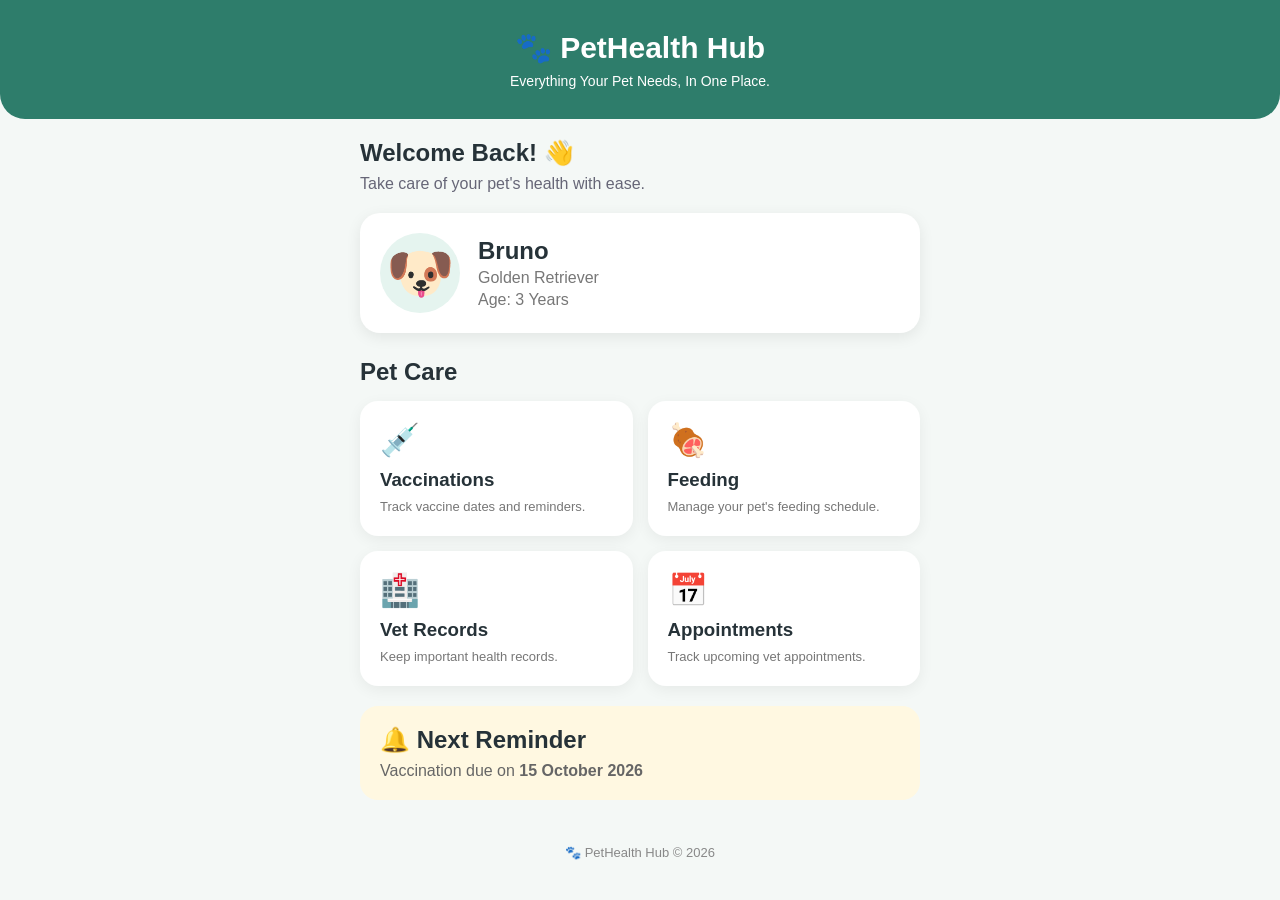
<file: index.html>
<!DOCTYPE html>
<html lang="en">
<head>
    <meta charset="UTF-8">
    <meta name="viewport" content="width=device-width, initial-scale=1.0">

    <title>PetHealth Hub</title>

    <link rel="stylesheet" href="style.css">
</head>

<body>

    <header>
        <h1>🐾 PetHealth Hub</h1>
        <p>Everything Your Pet Needs, In One Place.</p>
    </header>

    <main>

        <section class="welcome">
            <h2>Welcome Back! 👋</h2>
            <p>Take care of your pet's health with ease.</p>
        </section>

       <a href="pet-profile.html" class="feature-link">
    <section class="pet-card">
        <div class="pet-icon">🐶</div>

        <div>
            <h2>Bruno</h2>
            <p>Golden Retriever</p>
            <p>Age: 3 Years</p>
        </div>
    </section>
</a>
        <h2 class="section-title">Pet Care</h2>

        <section class="features">

            <a href="vaccinations.html" class="feature-link">
    <div class="feature-card">
        <div class="icon">💉</div>
        <h3>Vaccinations</h3>
        <p>Track vaccine dates and reminders.</p>
    </div>
            </a>

            
            <a href="feeding.html" class="feature-link">
    <div class="feature-card">
        <div class="icon">🍖</div>
        <h3>Feeding</h3>
        <p>Manage your pet's feeding schedule.</p>
    </div>
</a>
<a href="vet-records.html" class="feature-link">
    <div class="feature-card">
        <div class="icon">🏥</div>
        <h3>Vet Records</h3>
        <p>Keep important health records.</p>
    </div>
</a>
            <a href="appointments.html" class="feature-link">
    <div class="feature-card">
        <div class="icon">📅</div>
        <h3>Appointments</h3>
        <p>Track upcoming vet appointments.</p>
    </div>
</a>
        </section>

        <section class="reminder">
            <h2>🔔 Next Reminder</h2>
            <p>Vaccination due on <strong>15 October 2026</strong></p>
        </section>

    </main>

    <footer>
        <p>🐾 PetHealth Hub © 2026</p>
    </footer>

</body>
</html>
</file>
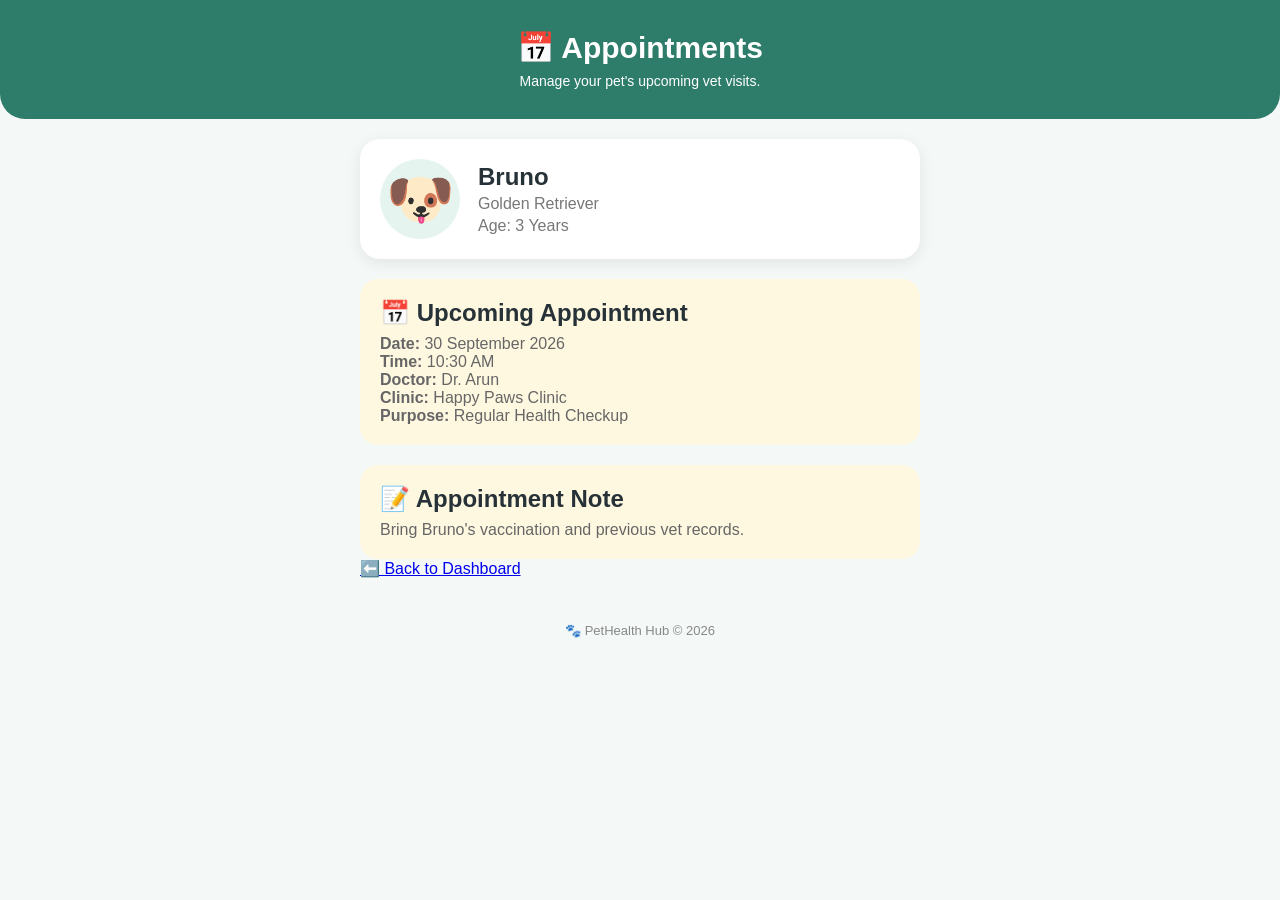
<file: appointments.html>
<!DOCTYPE html>
<html lang="en">
<head>
    <meta charset="UTF-8">
    <meta name="viewport" content="width=device-width, initial-scale=1.0">

    <title>Appointments - PetHealth Hub</title>

    <link rel="stylesheet" href="style.css">
</head>

<body>

<header>
    <h1>📅 Appointments</h1>
    <p>Manage your pet's upcoming vet visits.</p>
</header>

<main>

    <section class="pet-card">
        <div class="pet-icon">🐶</div>

        <div>
            <h2>Bruno</h2>
            <p>Golden Retriever</p>
            <p>Age: 3 Years</p>
        </div>
    </section>

    <section class="reminder">
        <h2>📅 Upcoming Appointment</h2>

        <p><strong>Date:</strong> 30 September 2026</p>
        <p><strong>Time:</strong> 10:30 AM</p>
        <p><strong>Doctor:</strong> Dr. Arun</p>
        <p><strong>Clinic:</strong> Happy Paws Clinic</p>
        <p><strong>Purpose:</strong> Regular Health Checkup</p>
    </section>

    <section class="reminder">
        <h2>📝 Appointment Note</h2>
        <p>Bring Bruno's vaccination and previous vet records.</p>
    </section>

    <a href="index.html">⬅️ Back to Dashboard</a>

</main>

<footer>
    <p>🐾 PetHealth Hub © 2026</p>
</footer>

</body>
</html>
</file>
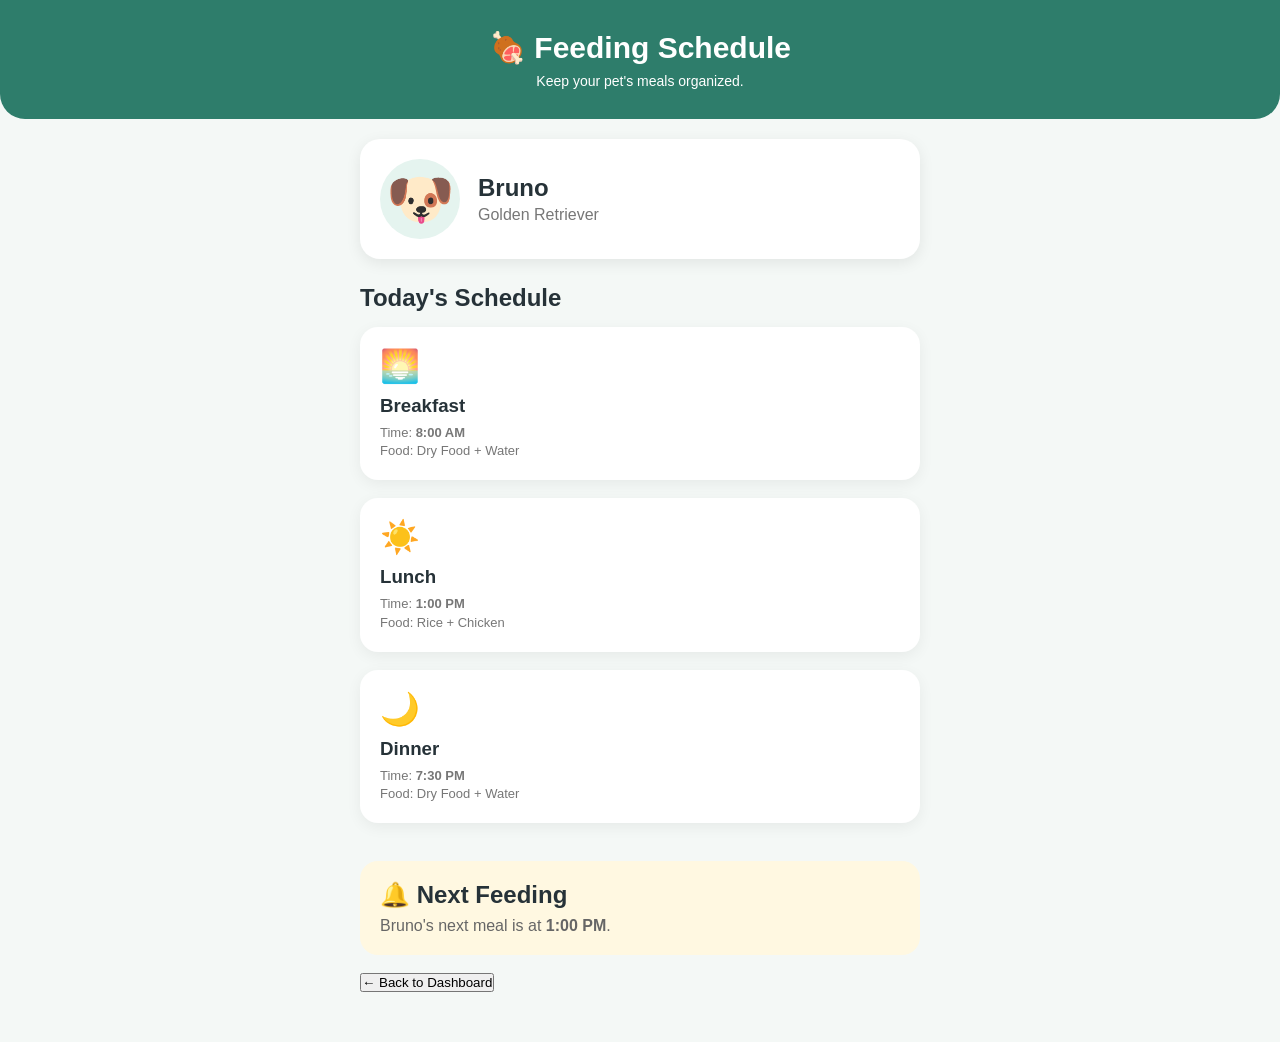
<file: feeding.html>
<!DOCTYPE html>
<html lang="en">
<head>
    <meta charset="UTF-8">
    <meta name="viewport" content="width=device-width, initial-scale=1.0">

    <title>Feeding - PetHealth Hub</title>

    <link rel="stylesheet" href="style.css">
</head>

<body>

    <header>
        <h1>🍖 Feeding Schedule</h1>
        <p>Keep your pet's meals organized.</p>
    </header>

    <main>

        <section class="pet-card">
            <div class="pet-icon">🐶</div>

            <div>
                <h2>Bruno</h2>
                <p>Golden Retriever</p>
            </div>
        </section>

        <h2 class="section-title">Today's Schedule</h2>

        <section class="feature-card">
            <div class="icon">🌅</div>
            <h3>Breakfast</h3>
            <p>Time: <strong>8:00 AM</strong></p>
            <p>Food: Dry Food + Water</p>
        </section>

        <br>

        <section class="feature-card">
            <div class="icon">☀️</div>
            <h3>Lunch</h3>
            <p>Time: <strong>1:00 PM</strong></p>
            <p>Food: Rice + Chicken</p>
        </section>

        <br>

        <section class="feature-card">
            <div class="icon">🌙</div>
            <h3>Dinner</h3>
            <p>Time: <strong>7:30 PM</strong></p>
            <p>Food: Dry Food + Water</p>
        </section>

        <br>

        <section class="reminder">
            <h2>🔔 Next Feeding</h2>
            <p>Bruno's next meal is at <strong>1:00 PM</strong>.</p>
        </section>

        <br>

        <a href="index.html">
            <button>← Back to Dashboard</button>
        </a>

    </main>

</body>
</html>
</file>
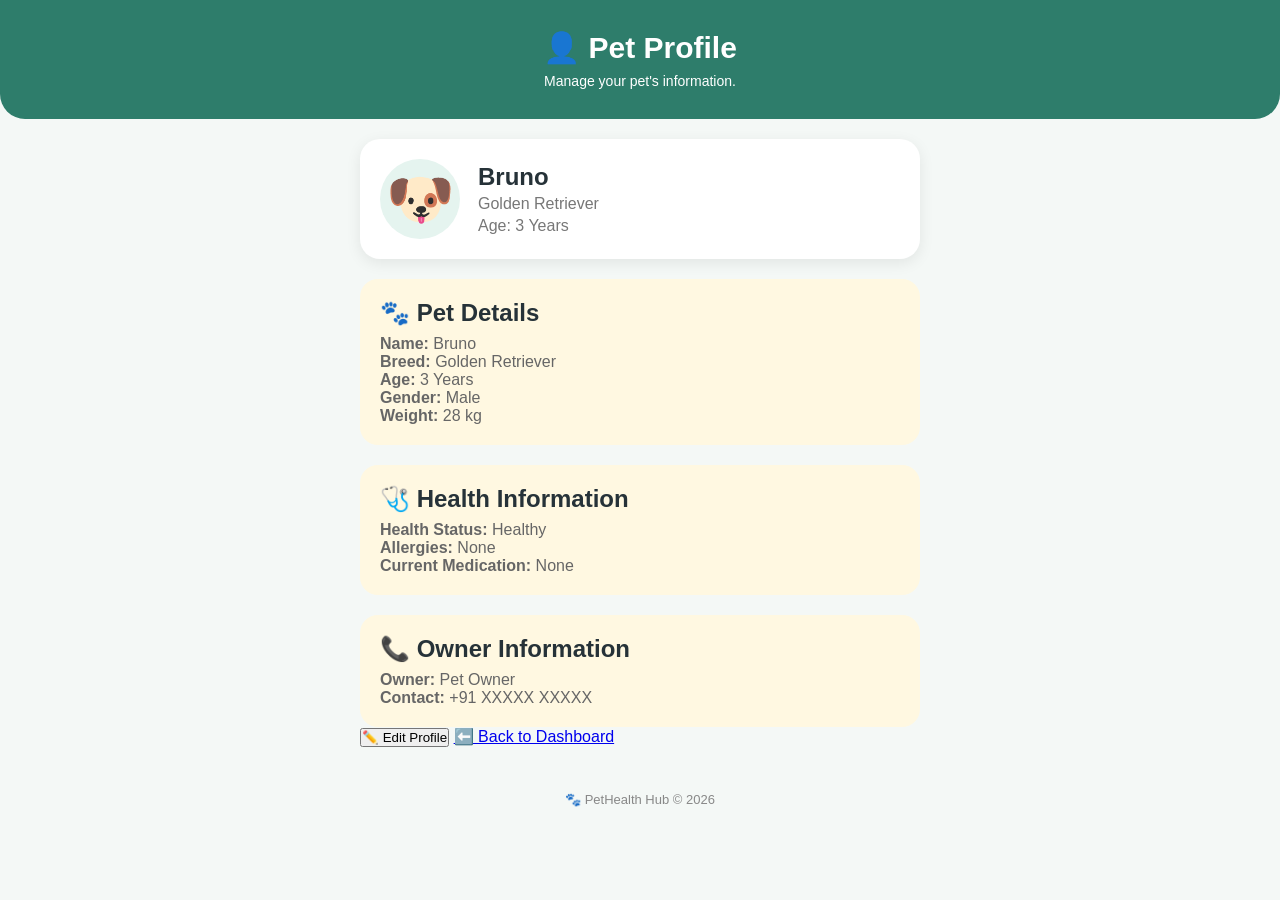
<file: pet-profile.html>
<!DOCTYPE html>
<html lang="en">
<head>
    <meta charset="UTF-8">
    <meta name="viewport" content="width=device-width, initial-scale=1.0">

    <title>Pet Profile - PetHealth Hub</title>

    <link rel="stylesheet" href="style.css">
  <script src="script.js?v=2"></script>
</head>

<body>

<header>
    <h1>👤 Pet Profile</h1>
    <p>Manage your pet's information.</p>
</header>

<main>

    <section class="pet-card">
        <div class="pet-icon">🐶</div>

        <div>
            <h2>Bruno</h2>
            <p>Golden Retriever</p>
            <p>Age: 3 Years</p>
        </div>
    </section>

    <section class="reminder">
        <h2>🐾 Pet Details</h2>

        <p><strong>Name:</strong> Bruno</p>
        <p><strong>Breed:</strong> Golden Retriever</p>
        <p><strong>Age:</strong> 3 Years</p>
        <p><strong>Gender:</strong> Male</p>
        <p><strong>Weight:</strong> 28 kg</p>
    </section>

    <section class="reminder">
        <h2>🩺 Health Information</h2>

        <p><strong>Health Status:</strong> Healthy</p>
        <p><strong>Allergies:</strong> None</p>
        <p><strong>Current Medication:</strong> None</p>
    </section>

    <section class="reminder">
        <h2>📞 Owner Information</h2>

        <p><strong>Owner:</strong> Pet Owner</p>
        <p><strong>Contact:</strong> +91 XXXXX XXXXX</p>
    </section>
<button onclick="editProfile()">✏️ Edit Profile</button>
    <a href="index.html">⬅️ Back to Dashboard</a>

</main>

<footer>
    <p>🐾 PetHealth Hub © 2026</p>
</footer>

</body>
</html>
</file>
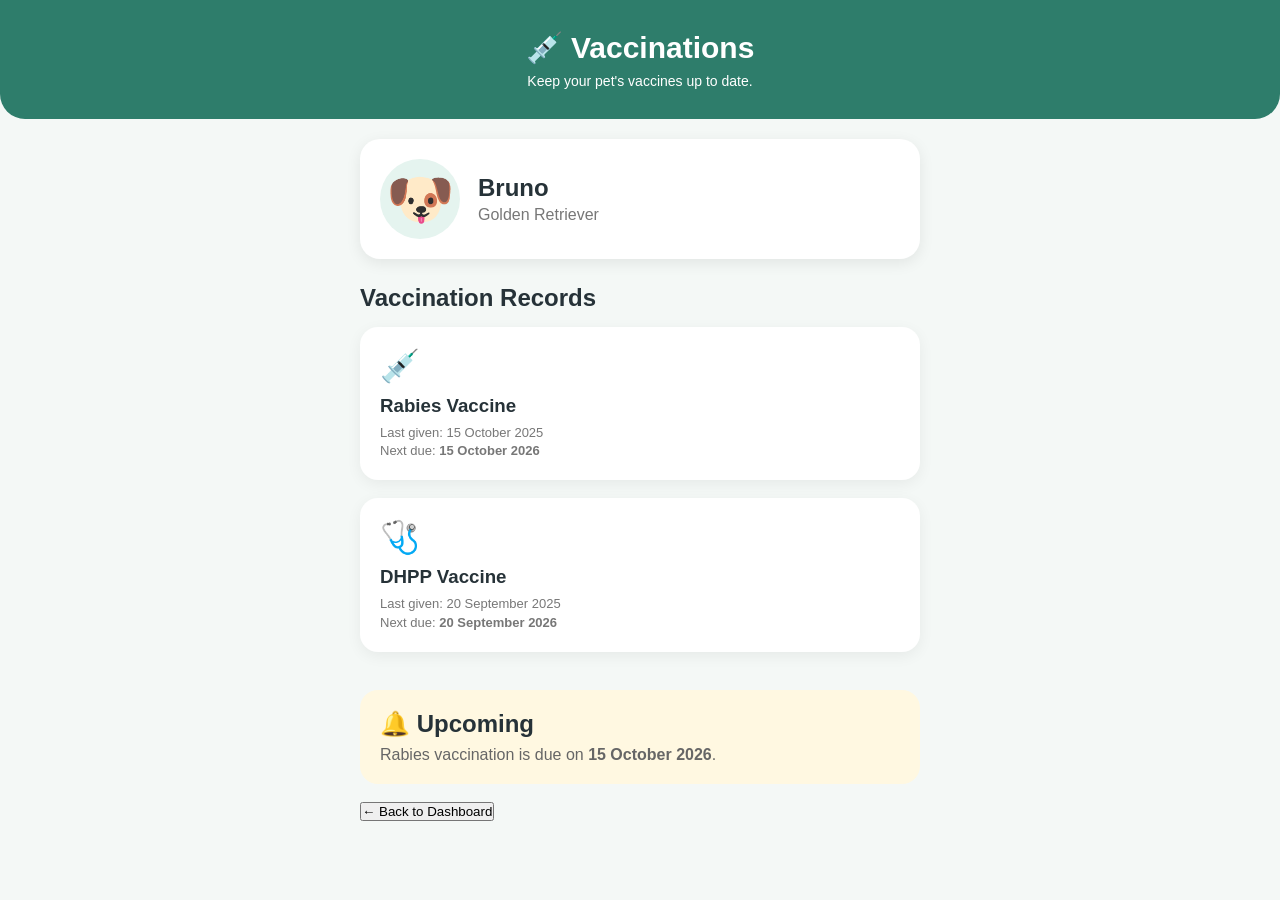
<file: vaccinations.html>
<!DOCTYPE html>
<html lang="en">
<head>
    <meta charset="UTF-8">
    <meta name="viewport" content="width=device-width, initial-scale=1.0">

    <title>Vaccinations - PetHealth Hub</title>

    <link rel="stylesheet" href="style.css">
</head>

<body>

    <header>
        <h1>💉 Vaccinations</h1>
        <p>Keep your pet's vaccines up to date.</p>
    </header>

    <main>

        <section class="pet-card">
            <div class="pet-icon">🐶</div>

            <div>
                <h2>Bruno</h2>
                <p>Golden Retriever</p>
            </div>
        </section>

        <h2 class="section-title">Vaccination Records</h2>

        <section class="feature-card">
            <div class="icon">💉</div>
            <h3>Rabies Vaccine</h3>
            <p>Last given: 15 October 2025</p>
            <p>Next due: <strong>15 October 2026</strong></p>
        </section>

        <br>

        <section class="feature-card">
            <div class="icon">🩺</div>
            <h3>DHPP Vaccine</h3>
            <p>Last given: 20 September 2025</p>
            <p>Next due: <strong>20 September 2026</strong></p>
        </section>

        <br>

        <section class="reminder">
            <h2>🔔 Upcoming</h2>
            <p>Rabies vaccination is due on <strong>15 October 2026</strong>.</p>
        </section>

        <br>

        <a href="index.html">
            <button>← Back to Dashboard</button>
        </a>

    </main>

</body>
</html>
</file>
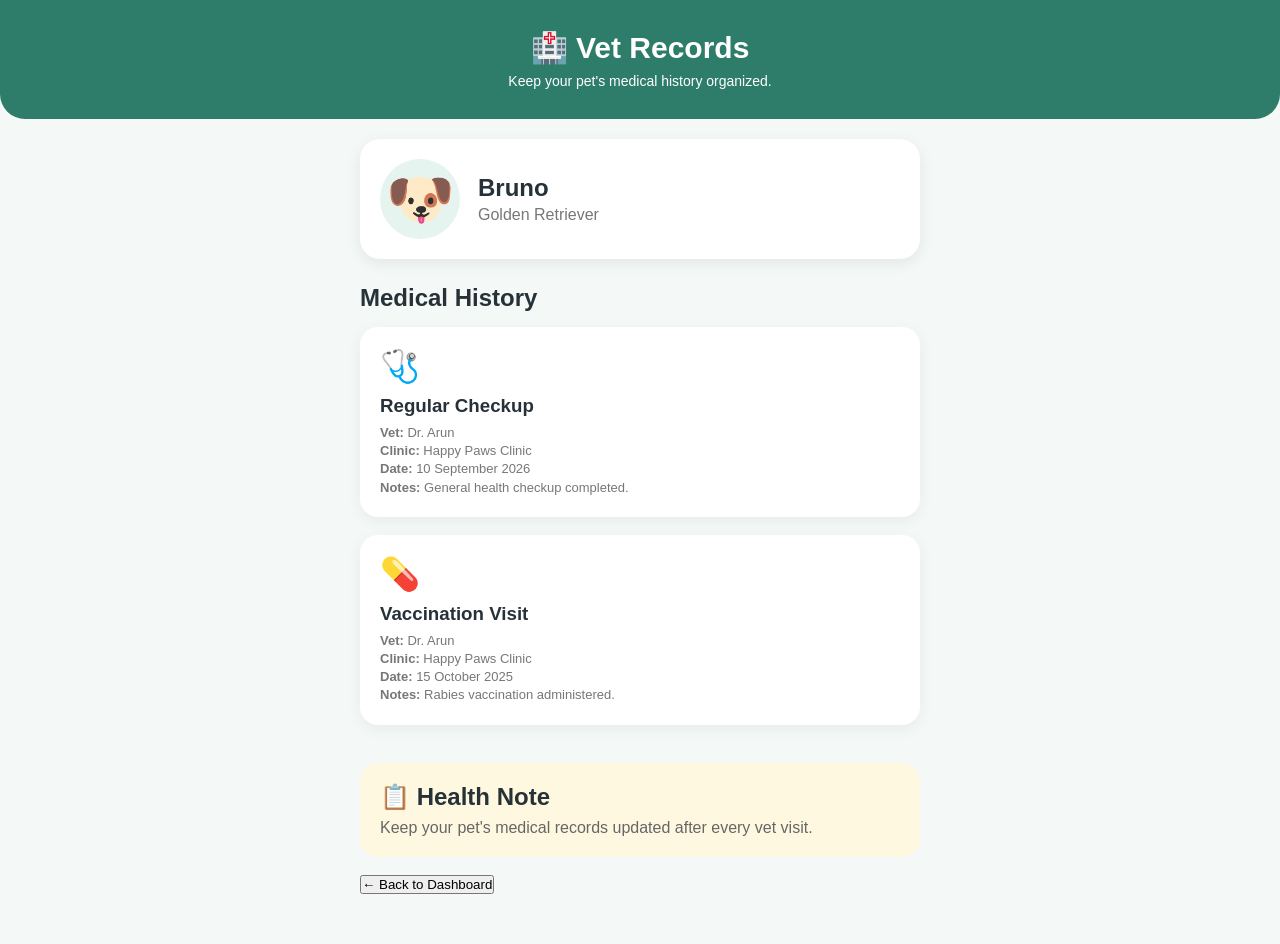
<file: vet-records.html>
<!DOCTYPE html>
<html lang="en">
<head>
    <meta charset="UTF-8">
    <meta name="viewport" content="width=device-width, initial-scale=1.0">

    <title>Vet Records - PetHealth Hub</title>

    <link rel="stylesheet" href="style.css">
</head>

<body>

    <header>
        <h1>🏥 Vet Records</h1>
        <p>Keep your pet's medical history organized.</p>
    </header>

    <main>

        <section class="pet-card">
            <div class="pet-icon">🐶</div>

            <div>
                <h2>Bruno</h2>
                <p>Golden Retriever</p>
            </div>
        </section>

        <h2 class="section-title">Medical History</h2>

        <section class="feature-card">
            <div class="icon">🩺</div>
            <h3>Regular Checkup</h3>
            <p><strong>Vet:</strong> Dr. Arun</p>
            <p><strong>Clinic:</strong> Happy Paws Clinic</p>
            <p><strong>Date:</strong> 10 September 2026</p>
            <p><strong>Notes:</strong> General health checkup completed.</p>
        </section>

        <br>

        <section class="feature-card">
            <div class="icon">💊</div>
            <h3>Vaccination Visit</h3>
            <p><strong>Vet:</strong> Dr. Arun</p>
            <p><strong>Clinic:</strong> Happy Paws Clinic</p>
            <p><strong>Date:</strong> 15 October 2025</p>
            <p><strong>Notes:</strong> Rabies vaccination administered.</p>
        </section>

        <br>

        <section class="reminder">
            <h2>📋 Health Note</h2>
            <p>Keep your pet's medical records updated after every vet visit.</p>
        </section>

        <br>

        <a href="index.html">
            <button>← Back to Dashboard</button>
        </a>

    </main>

</body>
</html>
</file>
<file: style.css>
* {
    margin: 0;
    padding: 0;
    box-sizing: border-box;
}

body {
    font-family: Arial, sans-serif;
    background: #f4f8f6;
    color: #263238;
    padding-bottom: 30px;
}

header {
    background: #2e7d6b;
    color: white;
    padding: 30px 20px;
    text-align: center;
    border-radius: 0 0 25px 25px;
}

header h1 {
    font-size: 30px;
    margin-bottom: 8px;
}

header p {
    font-size: 14px;
}

main {
    max-width: 600px;
    margin: auto;
    padding: 20px;
}

.welcome {
    margin-bottom: 20px;
}

.welcome h2 {
    margin-bottom: 8px;
}

.welcome p {
    color: #667;
}

.pet-card {
    background: white;
    padding: 20px;
    border-radius: 20px;
    display: flex;
    align-items: center;
    gap: 18px;
    box-shadow: 0 4px 15px rgba(0,0,0,0.08);
}

.pet-icon {
    font-size: 55px;
    background: #e5f4ef;
    width: 80px;
    height: 80px;
    border-radius: 50%;
    display: flex;
    align-items: center;
    justify-content: center;
}

.pet-card p {
    color: #777;
    margin-top: 4px;
}

.section-title {
    margin: 25px 0 15px;
}

.features {
    display: grid;
    grid-template-columns: 1fr 1fr;
    gap: 15px;
}

.feature-card {
    background: white;
    padding: 20px;
    border-radius: 18px;
    box-shadow: 0 4px 15px rgba(0,0,0,0.06);
}

.feature-card .icon {
    font-size: 32px;
    margin-bottom: 10px;
}

.feature-card h3 {
    margin-bottom: 7px;
}

.feature-card p {
    font-size: 13px;
    color: #777;
    line-height: 1.4;
}

.reminder {
    margin-top: 20px;
    background: #fff8e1;
    padding: 20px;
    border-radius: 18px;
}

.reminder h2 {
    margin-bottom: 8px;
}

.reminder p {
    color: #666;
}

footer {
    text-align: center;
    margin-top: 25px;
    color: #888;
    font-size: 13px;
}

@media (max-width: 400px) {
    .features {
        grid-template-columns: 1fr;
    }
}
.feature-link {
    text-decoration: none;
    color: inherit;
    display: block;
}
</file>
